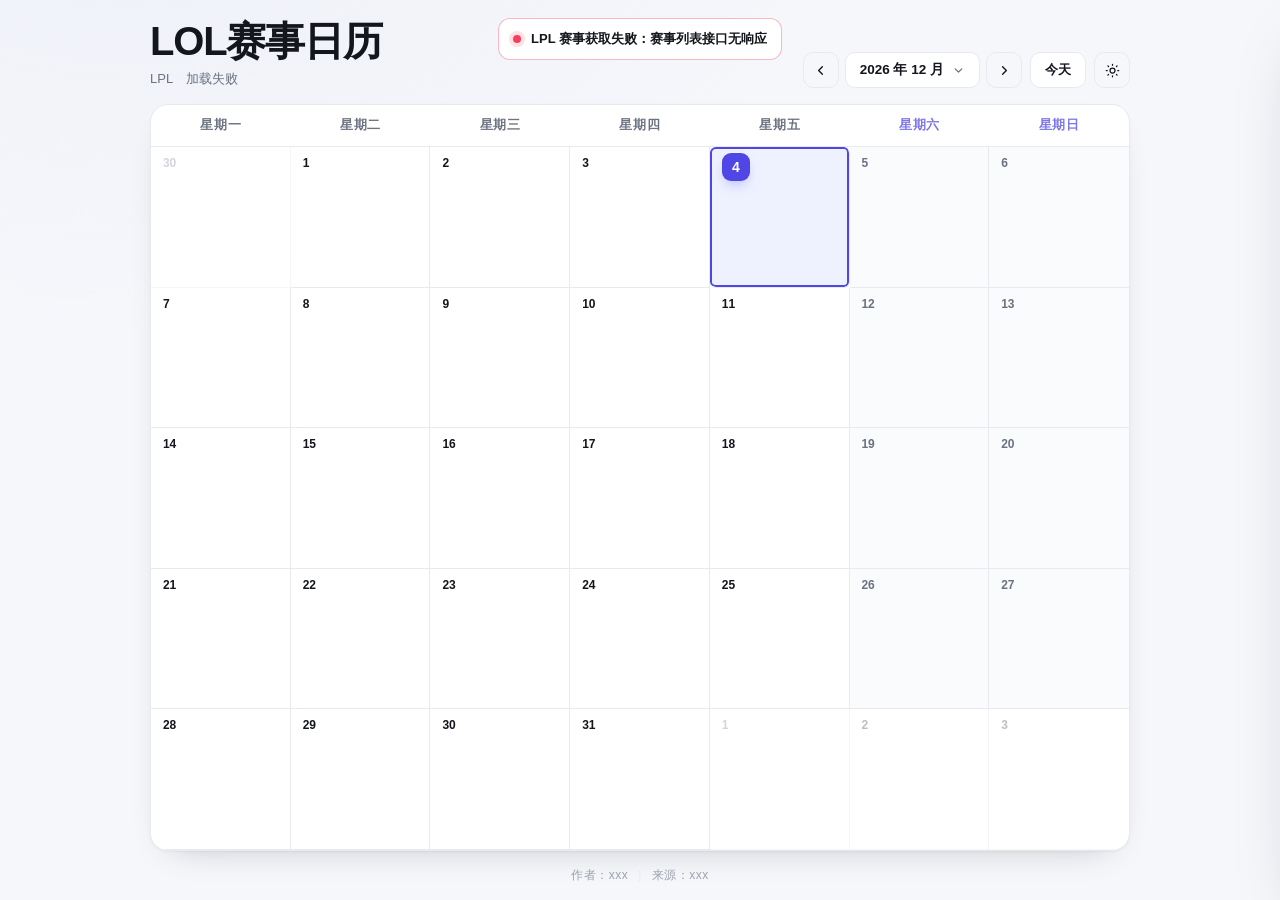
<file: index.html>
<!DOCTYPE html>
<html lang="zh-CN" data-theme="light">
<head>
<meta charset="UTF-8" />
<meta name="viewport" content="width=device-width, initial-scale=1.0" />
<title>LOL赛事日历</title>
<link rel="stylesheet" href="index.css">
</head>
<body>

<div class="app">
  <header>
    <div class="brand">
      <div class="title" id="title">LOL赛事日历<span class="yr" id="year"></span></div>
      <div class="sub" id="sub">—</div>
    </div>
    <div class="tools">
      <select id="gameSel" class="gamesel" title="选择赛事" hidden></select>

      <div class="navgroup">
        <button class="pill icon ghost" id="prev" title="上一月 (←)">
          <svg viewBox="0 0 24 24" fill="none" stroke="currentColor" stroke-width="2.2" stroke-linecap="round" stroke-linejoin="round"><path d="M15 18l-6-6 6-6"/></svg>
        </button>
        <button class="monthbtn" id="monthBtn" title="选择月份">
          <span id="monthBtnText">—</span>
          <svg viewBox="0 0 24 24" fill="none" stroke="currentColor" stroke-width="2.4" stroke-linecap="round" stroke-linejoin="round"><path d="M6 9l6 6 6-6"/></svg>
        </button>
        <button class="pill icon ghost" id="next" title="下一月 (→)">
          <svg viewBox="0 0 24 24" fill="none" stroke="currentColor" stroke-width="2.2" stroke-linecap="round" stroke-linejoin="round"><path d="M9 18l6-6-6-6"/></svg>
        </button>

        <div class="mpick" id="mpick">
          <div class="mpick-year">
            <button class="pill icon ghost" id="yPrev" title="上一年">
              <svg viewBox="0 0 24 24" fill="none" stroke="currentColor" stroke-width="2.2" stroke-linecap="round" stroke-linejoin="round"><path d="M15 18l-6-6 6-6"/></svg>
            </button>
            <span id="pickYear">—</span>
            <button class="pill icon ghost" id="yNext" title="下一年">
              <svg viewBox="0 0 24 24" fill="none" stroke="currentColor" stroke-width="2.2" stroke-linecap="round" stroke-linejoin="round"><path d="M9 18l6-6-6-6"/></svg>
            </button>
          </div>
          <div class="mpick-grid" id="pickGrid"></div>
          <button class="mpick-foot" id="pickToday">回到本月</button>
        </div>
      </div>

      <button class="pill" id="today">今天</button>
      <button class="pill icon ghost" id="theme" title="切换深浅色">
        <svg id="themeIcon" viewBox="0 0 24 24" fill="none" stroke="currentColor" stroke-width="2" stroke-linecap="round"></svg>
      </button>
    </div>
  </header>

  <section class="board">
    <div class="weekdays" id="weekdays"></div>
    <div class="days" id="days"></div>
  </section>

  <div class="foot">
    作者：<span id="author">xxx</span><i>|</i>来源：<span id="source">xxx</span>
  </div>
</div>

<div class="toasts" id="toasts"></div>

<div class="scrim" id="scrim"></div>
<aside class="drawer" id="drawer" aria-label="日程详情">
  <div class="top">
    <div>
      <div class="d1" id="dTitle">—</div>
      <div class="d2" id="dMeta">—</div>
    </div>
    <button class="x" id="close" title="关闭 (Esc)">
      <svg viewBox="0 0 24 24" fill="none" stroke="currentColor" stroke-width="2.4" stroke-linecap="round"><path d="M18 6L6 18M6 6l12 12"/></svg>
    </button>
  </div>
  <div class="dlist" id="dlist"></div>
</aside>

<script src="index.js"></script>
</body>
</html>
</file>
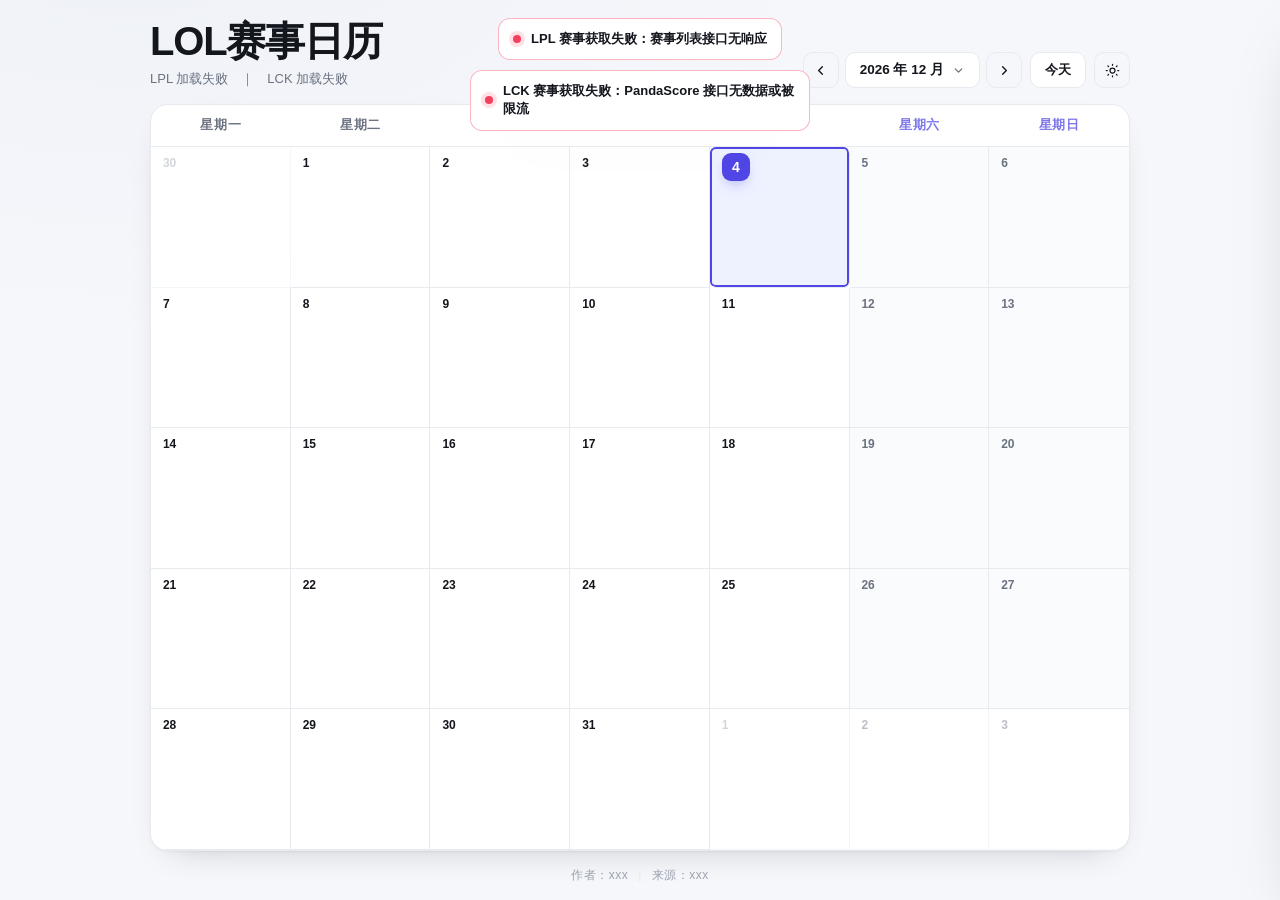
<file: assets/index.html>
<!DOCTYPE html>
<html lang="zh-CN" data-theme="light">
<head>
<meta charset="UTF-8" />
<meta name="viewport" content="width=device-width, initial-scale=1.0" />
<title>LOL赛事日历</title>
<link rel="stylesheet" href="index.css">
</head>
<body>

<div class="app">
  <header>
    <div class="brand">
      <div class="title" id="title">LOL赛事日历<span class="yr" id="year"></span></div>
      <div class="sub" id="sub">—</div>
    </div>
    <div class="tools">
      <div class="navgroup">
        <button class="pill icon ghost" id="prev" title="上一月 (←)">
          <svg viewBox="0 0 24 24" fill="none" stroke="currentColor" stroke-width="2.2" stroke-linecap="round" stroke-linejoin="round"><path d="M15 18l-6-6 6-6"/></svg>
        </button>
        <button class="monthbtn" id="monthBtn" title="选择月份">
          <span id="monthBtnText">—</span>
          <svg viewBox="0 0 24 24" fill="none" stroke="currentColor" stroke-width="2.4" stroke-linecap="round" stroke-linejoin="round"><path d="M6 9l6 6 6-6"/></svg>
        </button>
        <button class="pill icon ghost" id="next" title="下一月 (→)">
          <svg viewBox="0 0 24 24" fill="none" stroke="currentColor" stroke-width="2.2" stroke-linecap="round" stroke-linejoin="round"><path d="M9 18l6-6-6-6"/></svg>
        </button>

        <div class="mpick" id="mpick">
          <div class="mpick-year">
            <button class="pill icon ghost" id="yPrev" title="上一年">
              <svg viewBox="0 0 24 24" fill="none" stroke="currentColor" stroke-width="2.2" stroke-linecap="round" stroke-linejoin="round"><path d="M15 18l-6-6 6-6"/></svg>
            </button>
            <span id="pickYear">—</span>
            <button class="pill icon ghost" id="yNext" title="下一年">
              <svg viewBox="0 0 24 24" fill="none" stroke="currentColor" stroke-width="2.2" stroke-linecap="round" stroke-linejoin="round"><path d="M9 18l6-6-6-6"/></svg>
            </button>
          </div>
          <div class="mpick-grid" id="pickGrid"></div>
          <button class="mpick-foot" id="pickToday">回到本月</button>
        </div>
      </div>

      <button class="pill" id="today">今天</button>
      <button class="pill icon ghost" id="theme" title="切换深浅色">
        <svg id="themeIcon" viewBox="0 0 24 24" fill="none" stroke="currentColor" stroke-width="2" stroke-linecap="round"></svg>
      </button>
    </div>
  </header>

  <section class="board">
    <div class="weekdays" id="weekdays"></div>
    <div class="days" id="days"></div>
  </section>

  <div class="foot">
    作者：<span id="author">xxx</span><i>|</i>来源：<span id="source">xxx</span>
  </div>
</div>

<div class="toasts" id="toasts"></div>

<div class="scrim" id="scrim"></div>
<aside class="drawer" id="drawer" aria-label="日程详情">
  <div class="top">
    <div>
      <div class="d1" id="dTitle">—</div>
      <div class="d2" id="dMeta">—</div>
    </div>
    <button class="x" id="close" title="关闭 (Esc)">
      <svg viewBox="0 0 24 24" fill="none" stroke="currentColor" stroke-width="2.4" stroke-linecap="round"><path d="M18 6L6 18M6 6l12 12"/></svg>
    </button>
  </div>
  <div class="dlist" id="dlist"></div>
</aside>

<script src="index.js"></script>
</body>
</html>
</file>
<file: index.css>
:root {
  --accent: #4f46e5;
  --accent-soft: #eef2ff;
  --radius: 18px;
  --ease: cubic-bezier(.22, .8, .28, 1);
}

[data-theme="light"] {
  --bg: #f6f7fb;
  --bg-2: #eef1f8;
  --surface: #ffffff;
  --text: #14161d;
  --muted: #6b7280;
  --faint: #9ca3af;
  --line: #e8eaf0;
  --cell: #ffffff;
  --cell-alt: #fafbfd;
  --hover: #f4f6fb;
  --shadow: 0 1px 2px rgba(20, 22, 29, .04), 0 14px 34px -22px rgba(20, 22, 29, .3);
  --shadow-lg: 0 30px 70px -30px rgba(20, 22, 29, .35);
}

[data-theme="dark"] {
  --bg: #0c0d12;
  --bg-2: #12141c;
  --surface: #14161e;
  --text: #eceef5;
  --muted: #9aa1b1;
  --faint: #6b7280;
  --line: #23262f;
  --cell: #161922;
  --cell-alt: #131620;
  --hover: #1c202b;
  --accent-soft: #1e2140;
  --shadow: 0 1px 2px rgba(0, 0, 0, .5), 0 14px 34px -22px rgba(0, 0, 0, .9);
  --shadow-lg: 0 30px 70px -30px rgba(0, 0, 0, .9);
}

* { box-sizing: border-box; }
html, body { height: 100%; }

body {
  margin: 0;
  background: radial-gradient(1200px 700px at 10% -10%, var(--bg-2), transparent 60%), var(--bg);
  color: var(--text);
  font-family: "Inter", -apple-system, BlinkMacSystemFont, "Segoe UI",
    "PingFang SC", "Microsoft YaHei", "Hiragino Sans GB", sans-serif;
  -webkit-font-smoothing: antialiased;
  transition: background .3s var(--ease), color .3s var(--ease);
}

/* ---------- 铺满屏幕的骨架 ---------- */
.app {
  width: 80vw; margin: 0 auto;
  height: 100dvh;
  display: flex; flex-direction: column;
  padding: 20px 22px 16px;
  gap: 16px;
}

header { display: flex; align-items: flex-end; gap: 20px; flex: none; flex-wrap: wrap; }

.brand { flex: 1; min-width: 220px; }
.title {
  font-size: clamp(28px, 3.4vw, 40px); font-weight: 700; letter-spacing: -.03em; line-height: 1.05;
}
.title .yr { color: var(--faint); font-weight: 400; margin-left: 8px; }
.sub { margin-top: 8px; font-size: 13px; color: var(--muted); }

.tools { display: flex; align-items: center; gap: 8px; }

.pill {
  height: 36px; padding: 0 14px; border-radius: 10px;
  border: 1px solid var(--line); background: var(--surface); color: var(--text);
  font: inherit; font-size: 13px; font-weight: 600; cursor: pointer;
  display: inline-flex; align-items: center; justify-content: center; gap: 6px;
  transition: background .2s var(--ease), border-color .2s var(--ease), transform .15s var(--ease);
  -webkit-tap-highlight-color: transparent;
}
.pill:hover { background: var(--hover); border-color: var(--faint); }
.pill:active { transform: scale(.97); }
.pill.icon { width: 36px; padding: 0; }
.pill svg { width: 15px; height: 15px; }
.pill.on { background: var(--accent); border-color: var(--accent); color: #fff; }
.pill.ghost { background: transparent; }

/* 赛事选项框 */
.gamesel {
  height: 36px; max-width: 200px; padding: 0 30px 0 12px; border-radius: 10px;
  border: 1px solid var(--line); background: var(--surface); color: var(--text);
  font: inherit; font-size: 13px; font-weight: 600; cursor: pointer;
  appearance: none; -webkit-appearance: none;
  background-image: url("data:image/svg+xml;utf8,<svg xmlns='http://www.w3.org/2000/svg' viewBox='0 0 24 24' fill='none' stroke='%236b7280' stroke-width='2.4' stroke-linecap='round' stroke-linejoin='round'><path d='M6 9l6 6 6-6'/></svg>");
  background-repeat: no-repeat; background-position: right 10px center; background-size: 13px;
  transition: background-color .2s var(--ease), border-color .2s var(--ease);
}
.gamesel:hover { background-color: var(--hover); border-color: var(--faint); }
[data-theme="dark"] .gamesel { color-scheme: dark; }

.navgroup { position: relative; display: flex; align-items: center; gap: 6px; }

.monthbtn {
  height: 36px; padding: 0 14px; border-radius: 10px;
  border: 1px solid var(--line); background: var(--surface); color: var(--text);
  font: inherit; font-size: 13.5px; font-weight: 600; cursor: pointer;
  display: inline-flex; align-items: center; gap: 8px; min-width: 132px;
  justify-content: space-between;
  transition: background .2s var(--ease), border-color .2s var(--ease);
  -webkit-tap-highlight-color: transparent;
}
.monthbtn:hover { background: var(--hover); border-color: var(--faint); }
.monthbtn svg { width: 13px; height: 13px; color: var(--muted); }

.mpick {
  position: absolute; top: calc(100% + 10px); right: 0; z-index: 60;
  width: 306px; padding: 14px;
  background: var(--surface); border: 1px solid var(--line);
  border-radius: 14px; box-shadow: var(--shadow-lg);
  opacity: 0; transform: translateY(-6px); pointer-events: none;
  transition: opacity .22s var(--ease), transform .22s var(--ease);
}
.mpick.show { opacity: 1; transform: translateY(0); pointer-events: auto; }

.mpick-year { display: flex; align-items: center; justify-content: space-between; margin-bottom: 12px; }
.mpick-year span { font-size: 15px; font-weight: 700; letter-spacing: -.01em; }
.mpick-grid { display: grid; grid-template-columns: repeat(4, 1fr); gap: 8px; }
.mpick-grid button {
  height: 44px; border: 1px solid var(--line); border-radius: 10px;
  background: transparent; color: var(--text);
  font: inherit; font-size: 13px; font-weight: 600; cursor: pointer;
  transition: background .18s var(--ease), color .18s var(--ease), border-color .18s var(--ease);
}
.mpick-grid button:hover { background: var(--hover); }
.mpick-grid button.on { background: var(--accent); border-color: var(--accent); color: #fff; }
.mpick-foot {
  width: 100%; margin-top: 12px; height: 38px; border: 1px solid var(--line);
  border-radius: 10px; background: transparent; color: var(--accent);
  font: inherit; font-size: 13px; font-weight: 600; cursor: pointer;
}
.mpick-foot:hover { background: var(--hover); }

.foot { flex: none; text-align: center; font-size: 12px; color: var(--faint); letter-spacing: .04em; }
.foot i { color: var(--line); margin: 0 10px; font-style: normal; }

/* ---------- 日历主体（占满剩余高度） ---------- */
.board {
  flex: 1; min-height: 0;
  display: flex; flex-direction: column;
  background: var(--surface);
  border: 1px solid var(--line);
  border-radius: var(--radius);
  box-shadow: var(--shadow);
  overflow: hidden;
}

.weekdays {
  flex: none; display: grid; grid-template-columns: repeat(7, 1fr);
  border-bottom: 1px solid var(--line);
}
.weekdays div {
  padding: 12px 8px; text-align: center;
  font-size: 12.5px; font-weight: 600; letter-spacing: .06em;
  color: var(--muted);
}
.weekdays div.we { color: var(--accent); opacity: .75; }

.days {
  flex: 1; min-height: 0;
  display: grid; grid-template-columns: repeat(7, 1fr);
  grid-template-rows: repeat(var(--rows, 6), 1fr);
}

.day {
  position: relative; min-width: 0; min-height: 0;
  border-right: 1px solid var(--line); border-bottom: 1px solid var(--line);
  padding: 10px 12px 8px;
  display: flex; flex-direction: column; gap: 6px;
  background: var(--cell); cursor: pointer; text-align: left;
  border-top: 0; border-left: 0;
  font: inherit; color: inherit;
  transition: background .18s var(--ease), box-shadow .18s var(--ease);
  animation: fade .3s var(--ease) backwards;
  -webkit-tap-highlight-color: transparent;
}
@keyframes fade { from { opacity: 0; transform: translateY(6px); } }
.day:nth-child(7n) { border-right: 0; }
.day:hover { background: var(--hover); z-index: 1; }
.day.we { background: var(--cell-alt); }
.day.other { background: transparent; opacity: .45; }
.day.other .num { color: var(--faint); }

.day .head { display: flex; align-items: center; }
.num {
  font-size: 12px; font-weight: 600; letter-spacing: -.01em;
  font-variant-numeric: tabular-nums; line-height: 1;
}
.day.we .num { color: var(--muted); }

.day.today .num {
  display: inline-grid; place-items: center;
  min-width: 28px; height: 28px; padding: 0 8px; margin: -4px 0;
  border-radius: 9px; background: var(--accent); color: #fff; font-weight: 700; font-size: 14px;
  box-shadow: 0 6px 16px -8px var(--accent);
}
.day.today { background: var(--accent-soft); }

.day.sel { box-shadow: inset 0 0 0 2px var(--accent); border-radius: 6px; z-index: 2; }

.items { display: flex; flex-direction: column; gap: 6px; overflow: hidden; }
/* 四列网格：时间 | 主队 | 比分 | 客队，纵向逐列对齐 */
.chip {
  display: grid; align-items: center;
  grid-template-columns: 36px minmax(0, 1fr) 42px minmax(0, 1fr);
  gap: 8px;
  padding: 5px 9px; border-radius: 9px;
  font-size: 12px; font-weight: 600; line-height: 1.3;
  background: var(--accent-soft); color: var(--accent);
  white-space: nowrap; overflow: hidden;
}
.chip b { font-weight: 700; font-variant-numeric: tabular-nums; font-size: 12px; opacity: .8; }
.chip .ta, .chip .tb { text-align: center; overflow: hidden; text-overflow: ellipsis; white-space: nowrap; }
.chip .sc { text-align: center; font-weight: 800; font-variant-numeric: tabular-nums; }
.chip .sc.vs { font-weight: 700; opacity: .7; }
/* LPL 淡红 */
.chip.lpl { color: #dc2626; background: #fef2f2; }
/* 未展示完的比赛数：右上角白底灰字 + 黄边框角标 */
.more {
  position: absolute; top: 7px; right: 9px;
  min-width: 26px; height: 20px; padding: 0 7px;
  display: inline-grid; place-items: center;
  border-radius: 999px;
  background: var(--surface); color: var(--muted);
  border: 1px solid #f0b429;
  font-size: 11px; font-weight: 700; line-height: 1;
  font-variant-numeric: tabular-nums; letter-spacing: .01em;
  box-shadow: 0 1px 2px rgba(20, 22, 29, .05), 0 6px 14px -12px rgba(20, 22, 29, .5);
  transition: color .18s var(--ease), border-color .18s var(--ease), background .18s var(--ease);
}
.day:hover .more { color: var(--text); border-color: #f59e0b; background: #fffbeb; }
[data-theme="dark"] .more { background: var(--cell); box-shadow: none; }
[data-theme="dark"] .day:hover .more { background: var(--hover); }
/* [hidden] 的 UA 样式会被上面的 display 覆盖，需显式兜底 */
.more[hidden], .chip[hidden] { display: none; }

[data-theme="dark"] .chip { color: #a5b4fc; background: rgba(99, 102, 241, .16); }
[data-theme="dark"] .chip.lpl { color: #fca5a5; background: rgba(239, 68, 68, .16); }


/* ---------- 详情抽屉 ---------- */
.scrim {
  position: fixed; inset: 0; z-index: 40;
  background: rgba(15, 17, 25, .38); backdrop-filter: blur(2px);
  opacity: 0; pointer-events: none; transition: opacity .32s var(--ease);
}
.scrim.show { opacity: 1; pointer-events: auto; }

.drawer {
  position: fixed; top: 0; right: 0; bottom: 0; z-index: 50;
  width: 430px; max-width: 92vw;
  background: var(--surface); border-left: 1px solid var(--line);
  box-shadow: var(--shadow-lg);
  transform: translateX(102%); transition: transform .42s var(--ease);
  display: flex; flex-direction: column;
}
.drawer.show { transform: translateX(0); }

.drawer .top {
  flex: none; padding: 15px 15px 15px; border-bottom: 1px solid var(--line);
  display: flex; align-items: flex-start; gap: 12px;
}
.drawer .top .d1 { font-size: 30px; font-weight: 700; letter-spacing: -.03em; line-height: 1; }
.drawer .top .d2 { margin-top: 7px; font-size: 12.5px; color: var(--muted); }
.drawer .top .d2 b { color: var(--text); }
.x {
  margin-left: auto; width: 32px; height: 32px; flex: none;
  border: 1px solid var(--line); border-radius: 9px; background: transparent; color: var(--muted);
  cursor: pointer; display: grid; place-items: center; transition: .18s var(--ease);
}
.x:hover { background: var(--hover); color: var(--text); }
.x svg { width: 14px; height: 14px; }

/* 内容仍可滚动（滚轮/触控），但不显示滚动条 */
.dlist {
  flex: 1; overflow: auto; padding: 15px 15px 15px;
  display: flex; flex-direction: column; gap: 10px;
  scrollbar-width: none; -ms-overflow-style: none;
}
.dlist::-webkit-scrollbar { width: 0; height: 0; display: none; }

.card-evt {
  display: flex; flex-direction: column; gap: 14px;
  padding: 14px 16px 18px;
  border: 1px solid var(--line); border-radius: 16px; background: var(--cell);
  animation: fade .3s var(--ease) backwards;
}
.card-evt .tags {
  align-self: flex-start;
  display: flex; align-items: center; gap: 9px; flex-wrap: wrap;
  font-size: 13px; color: var(--muted);
}
.card-evt .tagx,
.card-evt .st,
.card-evt .ts {
  padding: 3px 10px; border-radius: 999px; font-size: 12px; font-weight: 700;
  color: var(--accent); background: var(--accent-soft);
}
/* 时间胶囊为重点，稍重 */
.card-evt .ts { font-weight: 800; font-variant-numeric: tabular-nums; }
/* 赛制/阶段/类型/地点用中性胶囊，避让重点 */
.card-evt .tagx { color: var(--muted); background: var(--hover); font-weight: 600; }
.card-evt .teams { display: flex; align-items: center; gap: 12px; }
.card-evt .team { flex: 1; min-width: 0; display: flex; flex-direction: column; align-items: center; gap: 10px; }
.card-evt .tlogo {
  width: 62px; height: 62px; object-fit: contain;
  border-radius: 14px; background: var(--hover);
}
.card-evt .team span {
  font-size: 18px; font-weight: 800; letter-spacing: -.02em;
  max-width: 100%; overflow: hidden; text-overflow: ellipsis; white-space: nowrap;
}
.card-evt .mid { flex: none; display: flex; flex-direction: column; align-items: center; gap: 8px; }
.card-evt .sc { font-size: 27px; font-weight: 800; letter-spacing: -.03em; font-variant-numeric: tabular-nums; }
.card-evt .vs { font-size: 17px; font-weight: 800; color: var(--faint); letter-spacing: .04em; }

[data-theme="dark"] .card-evt .st,
[data-theme="dark"] .card-evt .ts { color: #a5b4fc; background: rgba(99, 102, 241, .16); }
.empty { text-align: center; padding: 40px 10px; color: var(--faint); font-size: 13px; line-height: 1.8; }
.empty .em { font-size: 34px; display: block; margin-bottom: 10px; opacity: .65; }

/* ---------- 数据加载提示 ---------- */
.toasts {
  position: fixed; top: 18px; left: 50%; transform: translateX(-50%); z-index: 90;
  display: flex; flex-direction: column; align-items: center; gap: 10px;
  pointer-events: none;
}
.toast {
  display: flex; align-items: center; gap: 10px;
  max-width: 340px; padding: 11px 14px;
  border: 1px solid var(--line); border-radius: 12px;
  background: var(--surface); color: var(--text);
  box-shadow: var(--shadow-lg);
  font-size: 13px; font-weight: 600; line-height: 1.4;
  animation: toast-in .28s var(--ease) backwards;
  transition: opacity .25s var(--ease), transform .25s var(--ease);
}
.toast .dot { width: 8px; height: 8px; border-radius: 50%; flex: none; }
.toast.ok { border-color: color-mix(in srgb, #10b981 38%, transparent); }
.toast.ok .dot { background: #10b981; box-shadow: 0 0 0 4px rgba(16, 185, 129, .16); }
.toast.err { border-color: color-mix(in srgb, #f43f5e 38%, transparent); }
.toast.err .dot { background: #f43f5e; box-shadow: 0 0 0 4px rgba(244, 63, 94, .16); }
.toast.out { opacity: 0; transform: translateY(-8px); }
@keyframes toast-in { from { opacity: 0; transform: translateY(-12px) scale(.98); } }

/* ---------- 响应式 ---------- */
@media (max-width: 900px), (max-height: 620px) {
  .app { width: 94vw; height: auto; min-height: 100dvh; }
  .board { min-height: 60vh; }
  .days { grid-template-rows: none; grid-auto-rows: minmax(84px, 1fr); }
  .day { padding: 8px 8px 6px; }
  .chip { font-size: 0; padding: 3px 6px; gap: 0; }
  .chip i { width: 7px; height: 7px; }
  .chip b, .chip span { display: none; }
  .more { top: 5px; right: 6px; min-width: 20px; height: 17px; padding: 0 6px; font-size: 10px; }
  .drawer { top: auto; left: 0; width: auto; max-width: none; height: 78dvh; border-left: 0; border-top: 1px solid var(--line); border-radius: 20px 20px 0 0; transform: translateY(102%); }
  .drawer.show { transform: translateY(0); }
}

@media (prefers-reduced-motion: reduce) { * { animation: none !important; transition: none !important; } }
</file>
<file: assets/index.css>
:root {
  --accent: #4f46e5;
  --accent-soft: #eef2ff;
  --radius: 18px;
  --ease: cubic-bezier(.22, .8, .28, 1);
}

[data-theme="light"] {
  --bg: #f6f7fb;
  --bg-2: #eef1f8;
  --surface: #ffffff;
  --text: #14161d;
  --muted: #6b7280;
  --faint: #9ca3af;
  --line: #e8eaf0;
  --cell: #ffffff;
  --cell-alt: #fafbfd;
  --hover: #f4f6fb;
  --shadow: 0 1px 2px rgba(20, 22, 29, .04), 0 14px 34px -22px rgba(20, 22, 29, .3);
  --shadow-lg: 0 30px 70px -30px rgba(20, 22, 29, .35);
}

[data-theme="dark"] {
  --bg: #0c0d12;
  --bg-2: #12141c;
  --surface: #14161e;
  --text: #eceef5;
  --muted: #9aa1b1;
  --faint: #6b7280;
  --line: #23262f;
  --cell: #161922;
  --cell-alt: #131620;
  --hover: #1c202b;
  --accent-soft: #1e2140;
  --shadow: 0 1px 2px rgba(0, 0, 0, .5), 0 14px 34px -22px rgba(0, 0, 0, .9);
  --shadow-lg: 0 30px 70px -30px rgba(0, 0, 0, .9);
}

* { box-sizing: border-box; }
html, body { height: 100%; }

body {
  margin: 0;
  background: radial-gradient(1200px 700px at 10% -10%, var(--bg-2), transparent 60%), var(--bg);
  color: var(--text);
  font-family: "Inter", -apple-system, BlinkMacSystemFont, "Segoe UI",
    "PingFang SC", "Microsoft YaHei", "Hiragino Sans GB", sans-serif;
  -webkit-font-smoothing: antialiased;
  transition: background .3s var(--ease), color .3s var(--ease);
}

/* ---------- 铺满屏幕的骨架 ---------- */
.app {
  width: 80vw; margin: 0 auto;
  height: 100dvh;
  display: flex; flex-direction: column;
  padding: 20px 22px 16px;
  gap: 16px;
}

header { display: flex; align-items: flex-end; gap: 20px; flex: none; flex-wrap: wrap; }

.brand { flex: 1; min-width: 220px; }
.title {
  font-size: clamp(28px, 3.4vw, 40px); font-weight: 700; letter-spacing: -.03em; line-height: 1.05;
}
.title .yr { color: var(--faint); font-weight: 400; margin-left: 8px; }
.sub { margin-top: 8px; font-size: 13px; color: var(--muted); }

.tools { display: flex; align-items: center; gap: 8px; }

.pill {
  height: 36px; padding: 0 14px; border-radius: 10px;
  border: 1px solid var(--line); background: var(--surface); color: var(--text);
  font: inherit; font-size: 13px; font-weight: 600; cursor: pointer;
  display: inline-flex; align-items: center; justify-content: center; gap: 6px;
  transition: background .2s var(--ease), border-color .2s var(--ease), transform .15s var(--ease);
  -webkit-tap-highlight-color: transparent;
}
.pill:hover { background: var(--hover); border-color: var(--faint); }
.pill:active { transform: scale(.97); }
.pill.icon { width: 36px; padding: 0; }
.pill svg { width: 15px; height: 15px; }
.pill.on { background: var(--accent); border-color: var(--accent); color: #fff; }
.pill.ghost { background: transparent; }

.navgroup { position: relative; display: flex; align-items: center; gap: 6px; }

.monthbtn {
  height: 36px; padding: 0 14px; border-radius: 10px;
  border: 1px solid var(--line); background: var(--surface); color: var(--text);
  font: inherit; font-size: 13.5px; font-weight: 600; cursor: pointer;
  display: inline-flex; align-items: center; gap: 8px; min-width: 132px;
  justify-content: space-between;
  transition: background .2s var(--ease), border-color .2s var(--ease);
  -webkit-tap-highlight-color: transparent;
}
.monthbtn:hover { background: var(--hover); border-color: var(--faint); }
.monthbtn svg { width: 13px; height: 13px; color: var(--muted); }

.mpick {
  position: absolute; top: calc(100% + 10px); right: 0; z-index: 60;
  width: 306px; padding: 14px;
  background: var(--surface); border: 1px solid var(--line);
  border-radius: 14px; box-shadow: var(--shadow-lg);
  opacity: 0; transform: translateY(-6px); pointer-events: none;
  transition: opacity .22s var(--ease), transform .22s var(--ease);
}
.mpick.show { opacity: 1; transform: translateY(0); pointer-events: auto; }

.mpick-year { display: flex; align-items: center; justify-content: space-between; margin-bottom: 12px; }
.mpick-year span { font-size: 15px; font-weight: 700; letter-spacing: -.01em; }
.mpick-grid { display: grid; grid-template-columns: repeat(4, 1fr); gap: 8px; }
.mpick-grid button {
  height: 44px; border: 1px solid var(--line); border-radius: 10px;
  background: transparent; color: var(--text);
  font: inherit; font-size: 13px; font-weight: 600; cursor: pointer;
  transition: background .18s var(--ease), color .18s var(--ease), border-color .18s var(--ease);
}
.mpick-grid button:hover { background: var(--hover); }
.mpick-grid button.on { background: var(--accent); border-color: var(--accent); color: #fff; }
.mpick-foot {
  width: 100%; margin-top: 12px; height: 38px; border: 1px solid var(--line);
  border-radius: 10px; background: transparent; color: var(--accent);
  font: inherit; font-size: 13px; font-weight: 600; cursor: pointer;
}
.mpick-foot:hover { background: var(--hover); }

.foot { flex: none; text-align: center; font-size: 12px; color: var(--faint); letter-spacing: .04em; }
.foot i { color: var(--line); margin: 0 10px; font-style: normal; }

/* ---------- 日历主体（占满剩余高度） ---------- */
.board {
  flex: 1; min-height: 0;
  display: flex; flex-direction: column;
  background: var(--surface);
  border: 1px solid var(--line);
  border-radius: var(--radius);
  box-shadow: var(--shadow);
  overflow: hidden;
}

.weekdays {
  flex: none; display: grid; grid-template-columns: repeat(7, 1fr);
  border-bottom: 1px solid var(--line);
}
.weekdays div {
  padding: 12px 8px; text-align: center;
  font-size: 12.5px; font-weight: 600; letter-spacing: .06em;
  color: var(--muted);
}
.weekdays div.we { color: var(--accent); opacity: .75; }

.days {
  flex: 1; min-height: 0;
  display: grid; grid-template-columns: repeat(7, 1fr);
  grid-template-rows: repeat(var(--rows, 6), 1fr);
}

.day {
  position: relative; min-width: 0; min-height: 0;
  border-right: 1px solid var(--line); border-bottom: 1px solid var(--line);
  padding: 10px 12px 8px;
  display: flex; flex-direction: column; gap: 6px;
  background: var(--cell); cursor: pointer; text-align: left;
  border-top: 0; border-left: 0;
  font: inherit; color: inherit;
  transition: background .18s var(--ease), box-shadow .18s var(--ease);
  animation: fade .3s var(--ease) backwards;
  -webkit-tap-highlight-color: transparent;
}
@keyframes fade { from { opacity: 0; transform: translateY(6px); } }
.day:nth-child(7n) { border-right: 0; }
.day:hover { background: var(--hover); z-index: 1; }
.day.we { background: var(--cell-alt); }
.day.other { background: transparent; opacity: .45; }
.day.other .num { color: var(--faint); }

.day .head { display: flex; align-items: center; }
.num {
  font-size: 12px; font-weight: 600; letter-spacing: -.01em;
  font-variant-numeric: tabular-nums; line-height: 1;
}
.day.we .num { color: var(--muted); }

.day.today .num {
  display: inline-grid; place-items: center;
  min-width: 28px; height: 28px; padding: 0 8px; margin: -4px 0;
  border-radius: 9px; background: var(--accent); color: #fff; font-weight: 700; font-size: 14px;
  box-shadow: 0 6px 16px -8px var(--accent);
}
.day.today { background: var(--accent-soft); }

.day.sel { box-shadow: inset 0 0 0 2px var(--accent); border-radius: 6px; z-index: 2; }

.items { display: flex; flex-direction: column; gap: 6px; overflow: hidden; }
/* 四列网格：时间 | 主队 | 比分 | 客队，纵向逐列对齐 */
.chip {
  display: grid; align-items: center;
  grid-template-columns: 36px minmax(0, 1fr) 42px minmax(0, 1fr);
  gap: 8px;
  padding: 5px 9px; border-radius: 9px;
  font-size: 12px; font-weight: 600; line-height: 1.3;
  background: var(--accent-soft); color: var(--accent);
  white-space: nowrap; overflow: hidden;
}
.chip b { font-weight: 700; font-variant-numeric: tabular-nums; font-size: 12px; opacity: .8; }
.chip .ta, .chip .tb { text-align: center; overflow: hidden; text-overflow: ellipsis; white-space: nowrap; }
.chip .sc { text-align: center; font-weight: 800; font-variant-numeric: tabular-nums; }
.chip .sc.vs { font-weight: 700; opacity: .7; }
/* LPL 淡红，LCK 靛蓝 */
.chip.lpl { color: #dc2626; background: #fef2f2; }
.chip.lck { color: var(--accent); background: var(--accent-soft); }
/* 未展示完的比赛数：右上角白底灰字 + 黄边框角标 */
.more {
  position: absolute; top: 7px; right: 9px;
  min-width: 26px; height: 20px; padding: 0 7px;
  display: inline-grid; place-items: center;
  border-radius: 999px;
  background: var(--surface); color: var(--muted);
  border: 1px solid #f0b429;
  font-size: 11px; font-weight: 700; line-height: 1;
  font-variant-numeric: tabular-nums; letter-spacing: .01em;
  box-shadow: 0 1px 2px rgba(20, 22, 29, .05), 0 6px 14px -12px rgba(20, 22, 29, .5);
  transition: color .18s var(--ease), border-color .18s var(--ease), background .18s var(--ease);
}
.day:hover .more { color: var(--text); border-color: #f59e0b; background: #fffbeb; }
[data-theme="dark"] .more { background: var(--cell); box-shadow: none; }
[data-theme="dark"] .day:hover .more { background: var(--hover); }
/* [hidden] 的 UA 样式会被上面的 display 覆盖，需显式兜底 */
.more[hidden], .chip[hidden] { display: none; }

[data-theme="dark"] .chip { color: #a5b4fc; background: rgba(99, 102, 241, .16); }
[data-theme="dark"] .chip.lpl { color: #fca5a5; background: rgba(239, 68, 68, .16); }
[data-theme="dark"] .chip.lck { color: #a5b4fc; background: rgba(99, 102, 241, .16); }


/* ---------- 详情抽屉 ---------- */
.scrim {
  position: fixed; inset: 0; z-index: 40;
  background: rgba(15, 17, 25, .38); backdrop-filter: blur(2px);
  opacity: 0; pointer-events: none; transition: opacity .32s var(--ease);
}
.scrim.show { opacity: 1; pointer-events: auto; }

.drawer {
  position: fixed; top: 0; right: 0; bottom: 0; z-index: 50;
  width: 430px; max-width: 92vw;
  background: var(--surface); border-left: 1px solid var(--line);
  box-shadow: var(--shadow-lg);
  transform: translateX(102%); transition: transform .42s var(--ease);
  display: flex; flex-direction: column;
}
.drawer.show { transform: translateX(0); }

.drawer .top {
  flex: none; padding: 15px 15px 15px; border-bottom: 1px solid var(--line);
  display: flex; align-items: flex-start; gap: 12px;
}
.drawer .top .d1 { font-size: 30px; font-weight: 700; letter-spacing: -.03em; line-height: 1; }
.drawer .top .d2 { margin-top: 7px; font-size: 12.5px; color: var(--muted); }
.drawer .top .d2 b { color: var(--text); }
.x {
  margin-left: auto; width: 32px; height: 32px; flex: none;
  border: 1px solid var(--line); border-radius: 9px; background: transparent; color: var(--muted);
  cursor: pointer; display: grid; place-items: center; transition: .18s var(--ease);
}
.x:hover { background: var(--hover); color: var(--text); }
.x svg { width: 14px; height: 14px; }

/* 内容仍可滚动（滚轮/触控），但不显示滚动条 */
.dlist {
  flex: 1; overflow: auto; padding: 15px 15px 15px;
  display: flex; flex-direction: column; gap: 10px;
  scrollbar-width: none; -ms-overflow-style: none;
}
.dlist::-webkit-scrollbar { width: 0; height: 0; display: none; }

.card-evt {
  display: flex; flex-direction: column; gap: 14px;
  padding: 14px 16px 18px;
  border: 1px solid var(--line); border-radius: 16px; background: var(--cell);
  animation: fade .3s var(--ease) backwards;
}
.card-evt .tags {
  align-self: flex-start;
  display: flex; align-items: center; gap: 9px; flex-wrap: wrap;
  font-size: 13px; color: var(--muted);
}
.card-evt .tagx,
.card-evt .st,
.card-evt .ts {
  padding: 3px 10px; border-radius: 999px; font-size: 12px; font-weight: 700;
  color: var(--accent); background: var(--accent-soft);
}
/* 时间胶囊为重点，稍重 */
.card-evt .ts { font-weight: 800; font-variant-numeric: tabular-nums; }
/* 赛制/阶段/类型/地点用中性胶囊，避让重点 */
.card-evt .tagx { color: var(--muted); background: var(--hover); font-weight: 600; }
.card-evt .teams { display: flex; align-items: center; gap: 12px; }
.card-evt .team { flex: 1; min-width: 0; display: flex; flex-direction: column; align-items: center; gap: 10px; }
.card-evt .tlogo {
  width: 62px; height: 62px; object-fit: contain;
  border-radius: 14px; background: var(--hover);
}
.card-evt .team span {
  font-size: 18px; font-weight: 800; letter-spacing: -.02em;
  max-width: 100%; overflow: hidden; text-overflow: ellipsis; white-space: nowrap;
}
.card-evt .mid { flex: none; display: flex; flex-direction: column; align-items: center; gap: 8px; }
.card-evt .sc { font-size: 27px; font-weight: 800; letter-spacing: -.03em; font-variant-numeric: tabular-nums; }
.card-evt .vs { font-size: 17px; font-weight: 800; color: var(--faint); letter-spacing: .04em; }

[data-theme="dark"] .card-evt .st,
[data-theme="dark"] .card-evt .ts { color: #a5b4fc; background: rgba(99, 102, 241, .16); }
.empty { text-align: center; padding: 40px 10px; color: var(--faint); font-size: 13px; line-height: 1.8; }
.empty .em { font-size: 34px; display: block; margin-bottom: 10px; opacity: .65; }

/* ---------- 数据加载提示 ---------- */
.toasts {
  position: fixed; top: 18px; left: 50%; transform: translateX(-50%); z-index: 90;
  display: flex; flex-direction: column; align-items: center; gap: 10px;
  pointer-events: none;
}
.toast {
  display: flex; align-items: center; gap: 10px;
  max-width: 340px; padding: 11px 14px;
  border: 1px solid var(--line); border-radius: 12px;
  background: var(--surface); color: var(--text);
  box-shadow: var(--shadow-lg);
  font-size: 13px; font-weight: 600; line-height: 1.4;
  animation: toast-in .28s var(--ease) backwards;
  transition: opacity .25s var(--ease), transform .25s var(--ease);
}
.toast .dot { width: 8px; height: 8px; border-radius: 50%; flex: none; }
.toast.ok { border-color: color-mix(in srgb, #10b981 38%, transparent); }
.toast.ok .dot { background: #10b981; box-shadow: 0 0 0 4px rgba(16, 185, 129, .16); }
.toast.err { border-color: color-mix(in srgb, #f43f5e 38%, transparent); }
.toast.err .dot { background: #f43f5e; box-shadow: 0 0 0 4px rgba(244, 63, 94, .16); }
.toast.out { opacity: 0; transform: translateY(-8px); }
@keyframes toast-in { from { opacity: 0; transform: translateY(-12px) scale(.98); } }

/* ---------- 响应式 ---------- */
@media (max-width: 900px), (max-height: 620px) {
  .app { width: 94vw; height: auto; min-height: 100dvh; }
  .board { min-height: 60vh; }
  .days { grid-template-rows: none; grid-auto-rows: minmax(84px, 1fr); }
  .day { padding: 8px 8px 6px; }
  .chip { font-size: 0; padding: 3px 6px; gap: 0; }
  .chip i { width: 7px; height: 7px; }
  .chip b, .chip span { display: none; }
  .more { top: 5px; right: 6px; min-width: 20px; height: 17px; padding: 0 6px; font-size: 10px; }
  .drawer { top: auto; left: 0; width: auto; max-width: none; height: 78dvh; border-left: 0; border-top: 1px solid var(--line); border-radius: 20px 20px 0 0; transform: translateY(102%); }
  .drawer.show { transform: translateY(0); }
}

@media (prefers-reduced-motion: reduce) { * { animation: none !important; transition: none !important; } }
</file>
